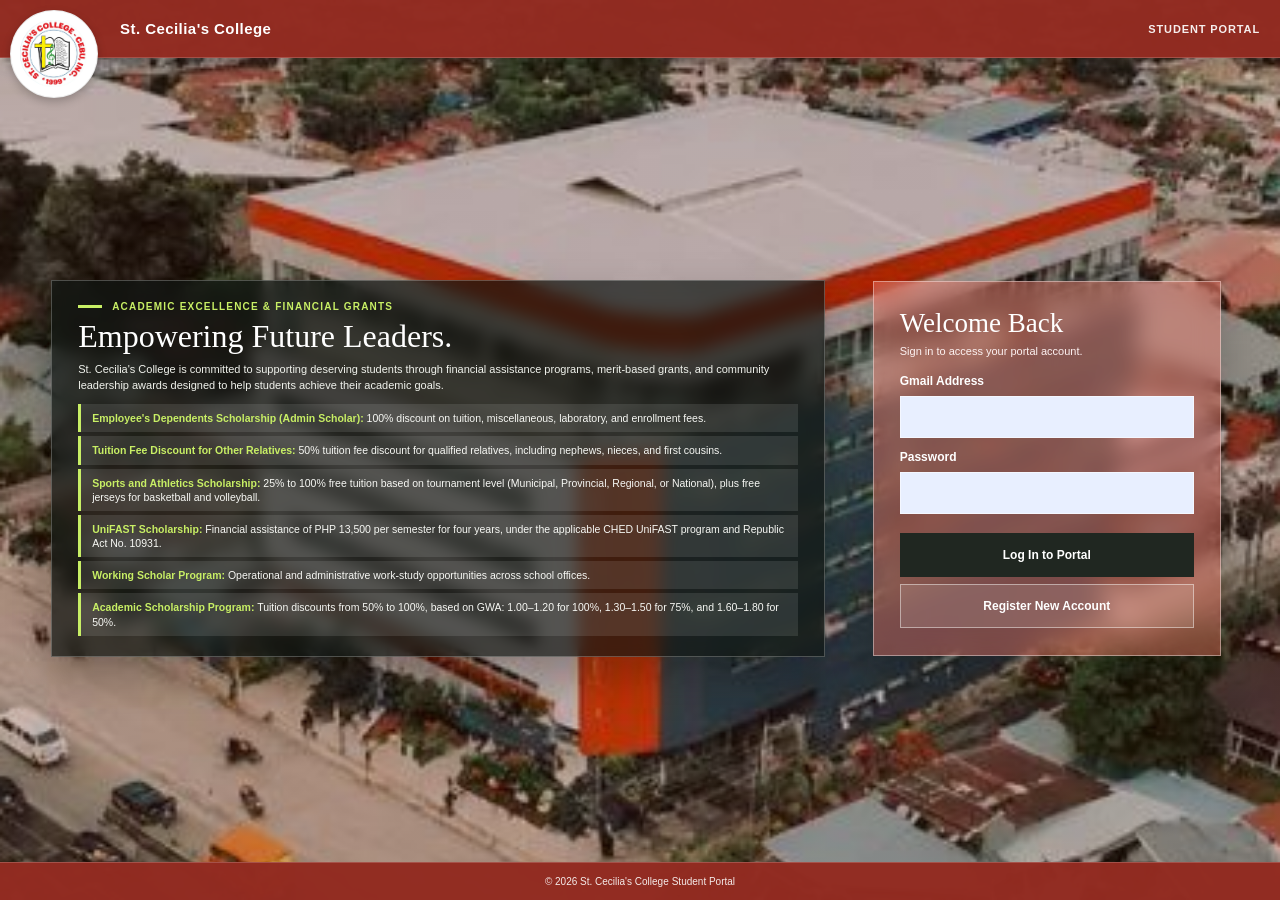
<file: HTML/Login&Signup_HTML/index.html>
<!DOCTYPE html>
<html lang="en">
<head>
  <meta charset="UTF-8">
  <meta name="viewport" content="width=device-width, initial-scale=1">

  <title>Portal Gateway | St. Cecilia's College</title>

  <link rel="stylesheet" href="/CSS/Style.CSS">

  <style>
    body:has(.page-shell) {
      width: 100%;
      min-height: 100vh;
      height: 100vh;
      display: flex;
      flex-direction: column;
      overflow: hidden;

      background:
        linear-gradient(
          rgba(70, 10, 5, 0.28),
          rgba(70, 10, 5, 0.28)
        ),
        url("/Images/Background.jpg") center / cover no-repeat;
    }

    .page-shell {
      width: 100%;
      max-width: 1500px;
      height: calc(
        100vh -
        var(--header-height) -
        var(--footer-height)
      );
      min-height: 0;
      margin: 0 auto;
      padding: 35px 4% 18px;

      display: grid;
      grid-template-columns:
        minmax(0, 1.7fr)
        minmax(300px, 0.8fr);
      align-items: center;
      column-gap: 40px;

      flex: 1 1 auto;
      overflow: hidden;
    }

    .left-spacer,
    .right-spacer {
      width: 100%;
      min-width: 0;
      min-height: 0;
      display: flex;
      align-items: center;
      justify-content: center;
    }

    .transparent-box {
      width: 100%;
      max-width: 850px;
      padding: 20px 26px;
      background: rgba(15, 20, 18, 0.70);
      border: 1px solid rgba(255, 255, 255, 0.24);
      backdrop-filter: blur(8px);
      -webkit-backdrop-filter: blur(8px);
      color: #fff;
      box-shadow: 0 18px 40px rgba(0, 0, 0, 0.25);
    }

    .transparent-box .eyebrow {
      display: flex;
      align-items: center;
      gap: 10px;
      margin: 0 0 7px;
      color: var(--green);
      font-size: 10px;
      font-weight: 700;
      letter-spacing: 0.12em;
      text-transform: uppercase;
      white-space: nowrap;
    }

    .transparent-box .eyebrow::before {
      content: "";
      width: 24px;
      height: 3px;
      flex-shrink: 0;
      background: var(--green);
    }

    .transparent-box h1 {
      margin: 0 0 8px;
      color: #fff;
      font-family: var(--serif);
      font-size: clamp(25px, 2.5vw, 34px);
      font-weight: 400;
      line-height: 1.1;
    }

    .transparent-box .intro {
      margin: 0 0 11px;
      color: #f1f3ed;
      font-size: 11px;
      line-height: 1.4;
    }

    .scholarship-list {
      width: 100%;
      margin: 0;
      padding: 0;
      display: flex;
      flex-direction: column;
      gap: 4px;
      list-style: none;
    }

    .scholarship-list li {
      width: 100%;
      padding: 7px 11px;
      background: rgba(255, 255, 255, 0.10);
      border-left: 3px solid var(--green);
      color: #f8f9f5;
      font-size: 10.5px;
      line-height: 1.35;
      overflow-wrap: anywhere;
    }

    .scholarship-list li strong {
      color: var(--green);
      font-weight: 700;
    }

    .right-spacer {
      padding: 8px;
    }

    .transparent-login-box {
      width: 100%;
      max-width: 350px;
      padding: 27px 26px;
      background: rgba(255, 115, 100, 0.38);
      border: 1px solid rgba(255, 255, 255, 0.40);
      backdrop-filter: blur(12px);
      -webkit-backdrop-filter: blur(12px);
      box-shadow: 0 20px 40px rgba(0, 0, 0, 0.22);
    }

    .login-card {
      width: 100%;
    }

    .login-card h2 {
      margin: 0 0 5px;
      color: #fff;
      font-family: var(--serif);
      font-size: 27px;
      font-weight: 400;
      line-height: 1.1;
    }

    .login-card > p:not(.form-message) {
      margin: 0 0 15px;
      color: #fdf2f2;
      font-size: 11px;
      line-height: 1.4;
    }

    .login-card .form-message {
      margin: 0 0 10px;
    }

    .login-card .form-message[hidden] {
      display: none;
    }

    .auth-form {
      display: flex;
      flex-direction: column;
      gap: 8px;
    }

    .auth-form label {
      color: #fff;
      font-size: 12px;
      font-weight: 700;
    }

    .auth-form input {
      width: 100%;
      min-width: 0;
      height: 42px;
      margin: 0 0 4px;
      padding: 0 12px;
      border: 1px solid rgba(255, 255, 255, 0.55);
      border-radius: 0;
      outline: none;
      background: #e8efff;
      color: #1c2636;
      font-family: inherit;
      font-size: 15px;
    }

    .auth-form input:focus {
      border-color: #fff;
      box-shadow: 0 0 0 2px rgba(255, 255, 255, 0.25);
    }

    .btn-login,
    .btn-register {
      width: 100%;
      min-height: 44px;
      margin-top: 7px;
      display: flex;
      align-items: center;
      justify-content: center;
      padding: 11px 14px;
      font-family: inherit;
      font-size: 12px;
      font-weight: 700;
      text-align: center;
      text-decoration: none;
      cursor: pointer;
    }

    .btn-login {
      border: 1px solid #202721;
      background: #202721;
      color: #fff;
    }

    .btn-login:hover {
      background: #303b32;
    }

    .btn-register {
      border: 1px solid rgba(255, 255, 255, 0.45);
      background: rgba(255, 255, 255, 0.12);
      color: #fff;
    }

    .btn-register:hover {
      background: rgba(255, 255, 255, 0.22);
    }

    .btn-login:focus-visible,
    .btn-register:focus-visible {
      outline: 2px solid #fff;
      outline-offset: 3px;
    }

    @media (max-width: 1100px) {
      .page-shell {
        grid-template-columns:
          minmax(0, 1.5fr)
          minmax(290px, 0.8fr);
        column-gap: 28px;
        padding-left: 3%;
        padding-right: 3%;
      }

      .transparent-box {
        padding: 18px 22px;
      }

      .transparent-login-box {
        max-width: 330px;
      }
    }

    @media (max-width: 900px) {
      body:has(.page-shell) {
        height: auto;
        min-height: 100vh;
        overflow-x: hidden;
        overflow-y: auto;
      }

      .page-shell {
        height: auto;
        min-height: calc(
          100vh -
          var(--header-height) -
          var(--footer-height)
        );
        grid-template-columns: 1fr;
        gap: 22px;
        padding: 42px 18px 25px;
        overflow: visible;
      }

      .transparent-box {
        max-width: 720px;
      }

      .transparent-login-box {
        max-width: 420px;
      }
    }

    @media (max-width: 600px) {
      .page-shell {
        min-height: auto;
        padding: 42px 12px 22px;
        gap: 18px;
      }

      .transparent-box {
        padding: 17px 15px;
      }

      .transparent-box h1 {
        font-size: 25px;
      }

      .transparent-box .intro {
        font-size: 11px;
      }

      .scholarship-list li {
        padding: 7px 9px;
        font-size: 10px;
      }

      .transparent-login-box {
        padding: 23px 20px;
      }

      .login-card h2 {
        font-size: 25px;
      }
    }

    @media (max-width: 380px) {
      .page-shell {
        padding-top: 40px;
      }

      .transparent-box h1 {
        font-size: 23px;
      }

      .transparent-login-box {
        padding: 20px 16px;
      }
    }
  </style>
</head>

<body>

  <header class="site-header">
    <div class="header-inner">
      <a href="/" class="site-brand">
        St. Cecilia's College
      </a>

      <span class="site-label">
        Student Portal
      </span>
    </div>
  </header>

  <main class="page-shell">

    <section class="left-spacer">
      <div class="transparent-box">

        <p class="eyebrow">
          Academic Excellence &amp; Financial Grants
        </p>

        <h1>Empowering Future Leaders.</h1>

        <p class="intro">
          St. Cecilia's College is committed to supporting
          deserving students through financial assistance
          programs, merit-based grants, and community
          leadership awards designed to help students
          achieve their academic goals.
        </p>

        <ul class="scholarship-list">
          <li>
            <strong>
              Employee's Dependents Scholarship (Admin Scholar):
            </strong>
            100% discount on tuition, miscellaneous,
            laboratory, and enrollment fees.
          </li>

          <li>
            <strong>
              Tuition Fee Discount for Other Relatives:
            </strong>
            50% tuition fee discount for qualified relatives,
            including nephews, nieces, and first cousins.
          </li>

          <li>
            <strong>
              Sports and Athletics Scholarship:
            </strong>
            25% to 100% free tuition based on tournament
            level (Municipal, Provincial, Regional, or
            National), plus free jerseys for basketball
            and volleyball.
          </li>

          <li>
            <strong>UniFAST Scholarship:</strong>
            Financial assistance of PHP 13,500 per semester
            for four years, under the applicable CHED
            UniFAST program and Republic Act No. 10931.
          </li>

          <li>
            <strong>Working Scholar Program:</strong>
            Operational and administrative work-study
            opportunities across school offices.
          </li>

          <li>
            <strong>Academic Scholarship Program:</strong>
            Tuition discounts from 50% to 100%, based on GWA:
            1.00–1.20 for 100%, 1.30–1.50 for 75%, and
            1.60–1.80 for 50%.
          </li>
        </ul>

      </div>
    </section>

    <aside class="right-spacer">
      <div class="transparent-login-box">
        <div class="login-card">

          <h2>Welcome Back</h2>

          <p>Sign in to access your portal account.</p>

          <p
            class="form-message"
            id="form-message"
            role="status"
            aria-live="polite"
            hidden>
          </p>

          <form
            class="auth-form"
            id="login-form"
            action="/login"
            method="post"
            autocomplete="off">

            <label for="username">Gmail Address</label>

<input
  id="username"
  name="username"
  type="text"
  maxlength="254"
  autocomplete="username"
  autocapitalize="none"
  spellcheck="false"
  required>

            <label for="password">Password</label>

            <input
              id="password"
              name="password"
              type="password"
              maxlength="256"
              autocomplete="new-password"
              required>

            <button class="btn-login" type="submit">
              Log In to Portal
            </button>
          </form>

          <a class="btn-register" href="/register">
            Register New Account
          </a>

        </div>
      </div>
    </aside>

  </main>

  <footer class="site-footer">
    <div class="footer-inner">
      <span>&copy; 2026 St. Cecilia's College</span>
      <span>Student Portal</span>
    </div>
  </footer>

  <script>
    "use strict";

    const loginForm = document.getElementById("login-form");
    const usernameInput = document.getElementById("username");
    const passwordInput = document.getElementById("password");
    const message = document.getElementById("form-message");

    /*
      Clear login fields whenever this page is displayed,
      including when the browser restores it from history.
    */
    function clearLoginFields() {
      usernameInput.value = "";
      passwordInput.value = "";
    }

    window.addEventListener("pageshow", function () {
      clearLoginFields();
    });

    /*
      Clear the password after the form has been submitted.
      The browser will still send the submitted value to /login.
    */
    loginForm.addEventListener("submit", function () {
      window.setTimeout(function () {
        passwordInput.value = "";
      }, 0);
    });

    /*
      Display login status messages from the server.
    */
    const params = new URLSearchParams(window.location.search);

    if (params.has("error")) {
      message.textContent =
        "The username or password is incorrect, or the account is not active.";
      message.hidden = false;
    } else if (params.has("registered")) {
      message.textContent =
        "Account created. You can now log in.";
      message.hidden = false;
    }
  </script>

</body>
</html>
</file>
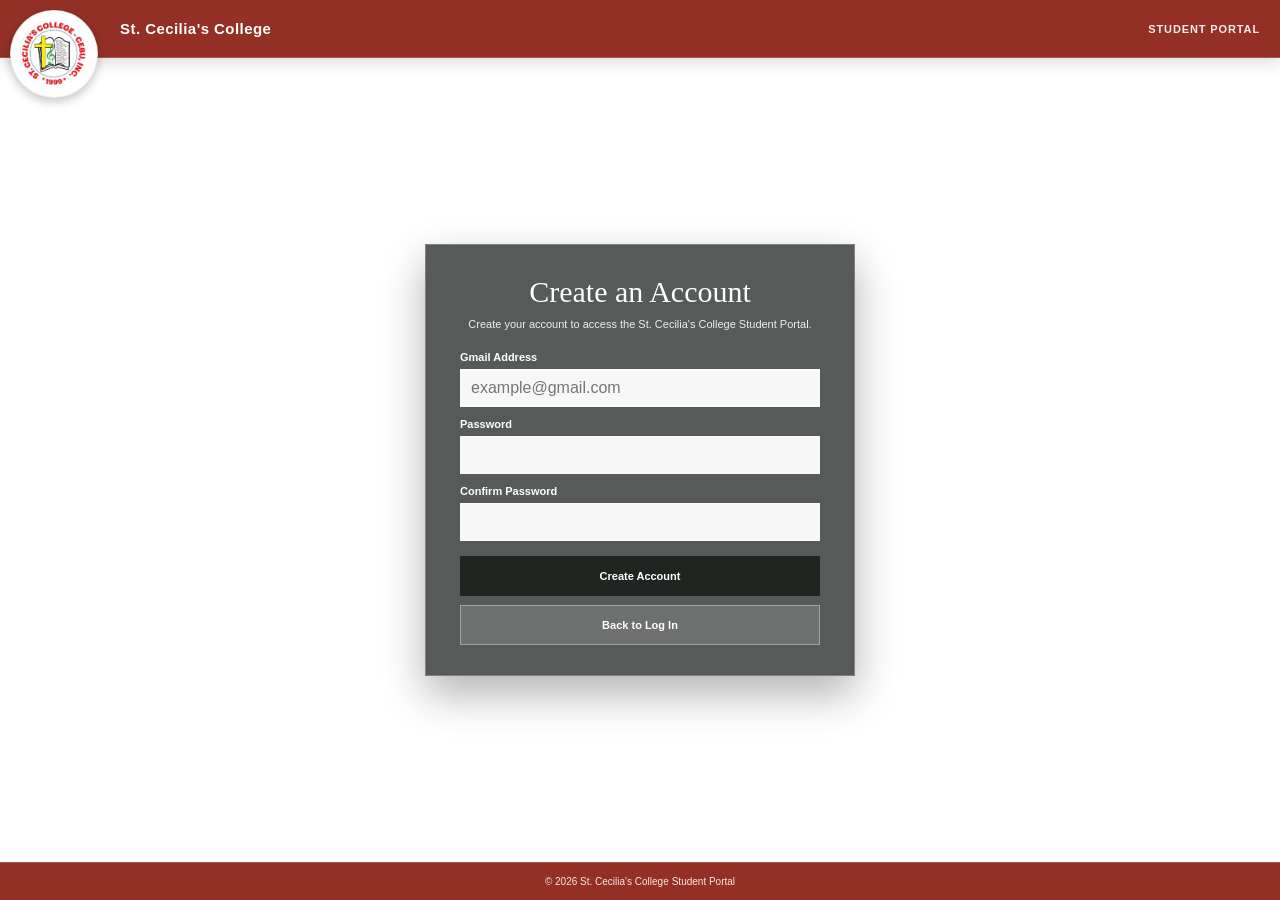
<file: HTML/Login&Signup_HTML/register.html>
<!doctype html>
<html lang="en">

<head>
  <meta charset="utf-8">
  <meta name="viewport" content="width=device-width, initial-scale=1">

  <title>Register | St. Cecilia's College</title>

  <link rel="stylesheet" href="/CSS/Style.CSS">

  <style>
    /* REGISTRATION SCREEN */
    body:has(.registration-page) {
      width: 100%;
      min-width: 320px;
      min-height: 100vh;
      height: 100vh;
      margin: 0;
      display: flex;
      flex-direction: column;
      overflow: hidden;
      background: #ffffff;
    }

    /* MAIN AREA */
    .registration-page {
      width: 100%;
      height: calc(
        100vh -
        var(--header-height) -
        var(--footer-height)
      );
      min-height: 0;
      flex: 1 1 auto;
      margin: 0;
      padding: 24px 20px;
      display: flex;
      align-items: center;
      justify-content: center;
      overflow: hidden;
    }

    /* REGISTRATION CARD */
    .registration-page .login-card {
      width: 100%;
      max-width: 430px;
      margin: 0;
      padding: 30px 34px;
      background: rgba(15, 20, 18, 0.70);
      border: 1px solid rgba(255, 255, 255, 0.24);
      backdrop-filter: blur(8px);
      -webkit-backdrop-filter: blur(8px);
      box-shadow: 0 18px 40px rgba(0, 0, 0, 0.30);
      color: #ffffff;
    }

    /* TITLE */
    .registration-page .login-card h1 {
      margin: 0 0 8px;
      color: #ffffff;
      font-family: var(--serif);
      font-size: 30px;
      font-weight: 400;
      line-height: 1.15;
      text-align: center;
    }

    /* DESCRIPTION */
    .registration-description {
      margin: 0 0 18px;
      color: rgba(255, 255, 255, 0.90);
      font-size: 11px;
      line-height: 1.45;
      text-align: center;
    }

    /* FORM */
    .registration-page .auth-form {
      width: 100%;
      display: flex;
      flex-direction: column;
      gap: 6px;
    }

    /* LABELS */
    .registration-page .auth-form label {
      color: #ffffff;
      font-size: 11px;
      font-weight: 600;
    }

    /* INPUTS */
    .registration-page .auth-form input {
      width: 100%;
      min-height: 38px;
      margin: 0 0 5px;
      padding: 8px 10px;
      border: 1px solid rgba(255, 255, 255, 0.40);
      border-radius: 0;
      background: rgba(255, 255, 255, 0.95);
      color: var(--ink);
      font: inherit;
      outline: none;
    }

    .registration-page .auth-form input:focus {
      border-color: #ffffff;
      box-shadow: 0 0 0 2px rgba(255, 255, 255, 0.18);
    }

    /* STATUS / ERROR MESSAGE */
    .registration-page .form-message {
      margin: 0 0 12px;
      padding: 8px 10px;
      border-left: 3px solid var(--green);
      background: rgba(192, 57, 43, 0.55);
      color: #ffffff;
      font-size: 11px;
      line-height: 1.35;
    }

    .registration-page .form-message[hidden] {
      display: none;
    }

    .registration-page .form-message.success {
      border-left-color: #42c78b;
      background: rgba(17, 134, 94, 0.65);
    }

    /* CREATE ACCOUNT BUTTON */
    .registration-page .btn-login {
      width: 100%;
      min-height: 40px;
      margin-top: 4px;
      padding: 9px;
      display: flex;
      align-items: center;
      justify-content: center;
      border: 0;
      background: var(--ink);
      color: #ffffff;
      font-size: 11px;
      font-weight: 600;
      cursor: pointer;
      transition: background-color 160ms ease, transform 160ms ease;
    }

    .registration-page .btn-login:hover {
      background: var(--primary-red);
      transform: translateY(-1px);
    }

    .registration-page .btn-login:disabled {
      opacity: 0.65;
      cursor: wait;
      transform: none;
    }

    /* BACK TO LOGIN */
    .registration-page .btn-register {
      width: 100%;
      min-height: 40px;
      margin-top: 9px;
      padding: 9px;
      display: flex;
      align-items: center;
      justify-content: center;
      background: rgba(255, 255, 255, 0.14);
      border: 1px solid rgba(255, 255, 255, 0.35);
      color: #ffffff;
      font-size: 11px;
      font-weight: 600;
      text-decoration: none;
      transition: background-color 160ms ease, transform 160ms ease;
    }

    .registration-page .btn-register:hover {
      background: rgba(255, 255, 255, 0.25);
      transform: translateY(-1px);
    }

    /* TABLET / SMALL SCREEN */
    @media (max-width: 600px) {
      body:has(.registration-page) {
        height: auto;
        min-height: 100vh;
        overflow-x: hidden;
        overflow-y: auto;
      }

      .registration-page {
        height: auto;
        min-height: calc(
          100vh -
          var(--header-height) -
          var(--footer-height)
        );
        padding: 20px 14px;
        overflow: visible;
      }

      .registration-page .login-card {
        max-width: 430px;
        padding: 26px 22px;
      }

      .registration-page .login-card h1 {
        font-size: 27px;
      }
    }

    /* VERY SMALL MOBILE */
    @media (max-width: 380px) {
      .registration-page {
        padding: 14px 10px;
      }

      .registration-page .login-card {
        padding: 23px 18px;
      }

      .registration-page .login-card h1 {
        font-size: 25px;
      }

      .registration-description {
        font-size: 10px;
      }
    }
  </style>
</head>

<body>

  <!-- HEADER -->
  <header class="site-header">
    <div class="header-inner">
      <a href="/" class="site-brand">
        St. Cecilia's College
      </a>

      <span class="site-label">
        Student Portal
      </span>
    </div>
  </header>

  <!-- REGISTRATION MAIN CONTENT -->
  <main class="registration-page">

    <section class="login-card">

      <h1>Create an Account</h1>

      <p class="registration-description">
        Create your account to access the
        St. Cecilia's College Student Portal.
      </p>

      <!-- STATUS / ERROR MESSAGE -->
      <p
        class="form-message"
        id="form-message"
        role="status"
        aria-live="polite"
        hidden
      ></p>

      <!-- REGISTRATION FORM -->
      <form
        class="auth-form"
        id="registration-form"
        action="/register"
        method="post"
      >

        <!-- GMAIL ADDRESS -->
        <label for="email">
          Gmail Address
        </label>

        <input
          id="email"
          name="email"
          type="email"
          maxlength="254"
          placeholder="example@gmail.com"
          autocomplete="email"
          required
        >

        <!-- PASSWORD -->
        <label for="password">
          Password
        </label>

        <input
          id="password"
          name="password"
          type="password"
          maxlength="256"
          autocomplete="new-password"
          required
        >

        <!-- CONFIRM PASSWORD -->
        <label for="confirm-password">
          Confirm Password
        </label>

        <input
          id="confirm-password"
          name="confirm_password"
          type="password"
          maxlength="256"
          autocomplete="new-password"
          required
        >

        <!-- CREATE ACCOUNT -->
        <button
          class="btn-login"
          id="create-account-button"
          type="submit"
        >
          Create Account
        </button>

      </form>

      <!-- BACK TO LOGIN -->
      <a class="btn-register" href="/">
        Back to Log In
      </a>

    </section>

  </main>

  <!-- FOOTER -->
  <footer class="site-footer">
    <div class="footer-inner">
      <span>
        &copy; 2026 St. Cecilia's College
      </span>

      <span>
        Student Portal
      </span>
    </div>
  </footer>

  <!-- REGISTRATION VALIDATION AND STATUS -->
  <script>
    "use strict";

    const params = new URLSearchParams(window.location.search);

    const message = document.getElementById("form-message");
    const registrationForm = document.getElementById("registration-form");
    const emailInput = document.getElementById("email");
    const passwordInput = document.getElementById("password");
    const confirmPasswordInput = document.getElementById("confirm-password");
    const createAccountButton = document.getElementById("create-account-button");

    function showMessage(text, isSuccess = false) {
      message.textContent = text;
      message.classList.toggle("success", isSuccess);
      message.hidden = false;
    }

    /* DISPLAY SERVER RESPONSE */
    if (params.get("error") === "exists") {
      showMessage("This Gmail address is already registered.");
    } else if (params.get("error") === "invalid") {
      showMessage("Please check your Gmail address and make sure both passwords match.");
    } else if (params.get("registered") === "1") {
      showMessage("Your account was created successfully. You can now log in.", true);
    } else if (params.has("error")) {
      showMessage("Registration failed. Please check your details and try again.");
    }

    /* VALIDATE GMAIL AND PASSWORD MATCHING */
    registrationForm.addEventListener("submit", function (event) {
      const email = emailInput.value.trim().toLowerCase();
      const password = passwordInput.value;
      const confirmation = confirmPasswordInput.value;

      emailInput.value = email;

      if (!/^[a-zA-Z0-9._%+-]+@gmail\.com$/i.test(email)) {
        event.preventDefault();
        showMessage("Please enter a valid Gmail address ending in @gmail.com.");
        emailInput.focus();
        return;
      }

      if (!password.trim()) {
        event.preventDefault();
        showMessage("Please enter a password.");
        passwordInput.focus();
        return;
      }

      if (password !== confirmation) {
        event.preventDefault();
        showMessage("The passwords do not match. Please try again.");
        confirmPasswordInput.focus();
        return;
      }

      createAccountButton.disabled = true;
      createAccountButton.textContent = "Creating Account...";
    });
  </script>

</body>
</html>
</file>
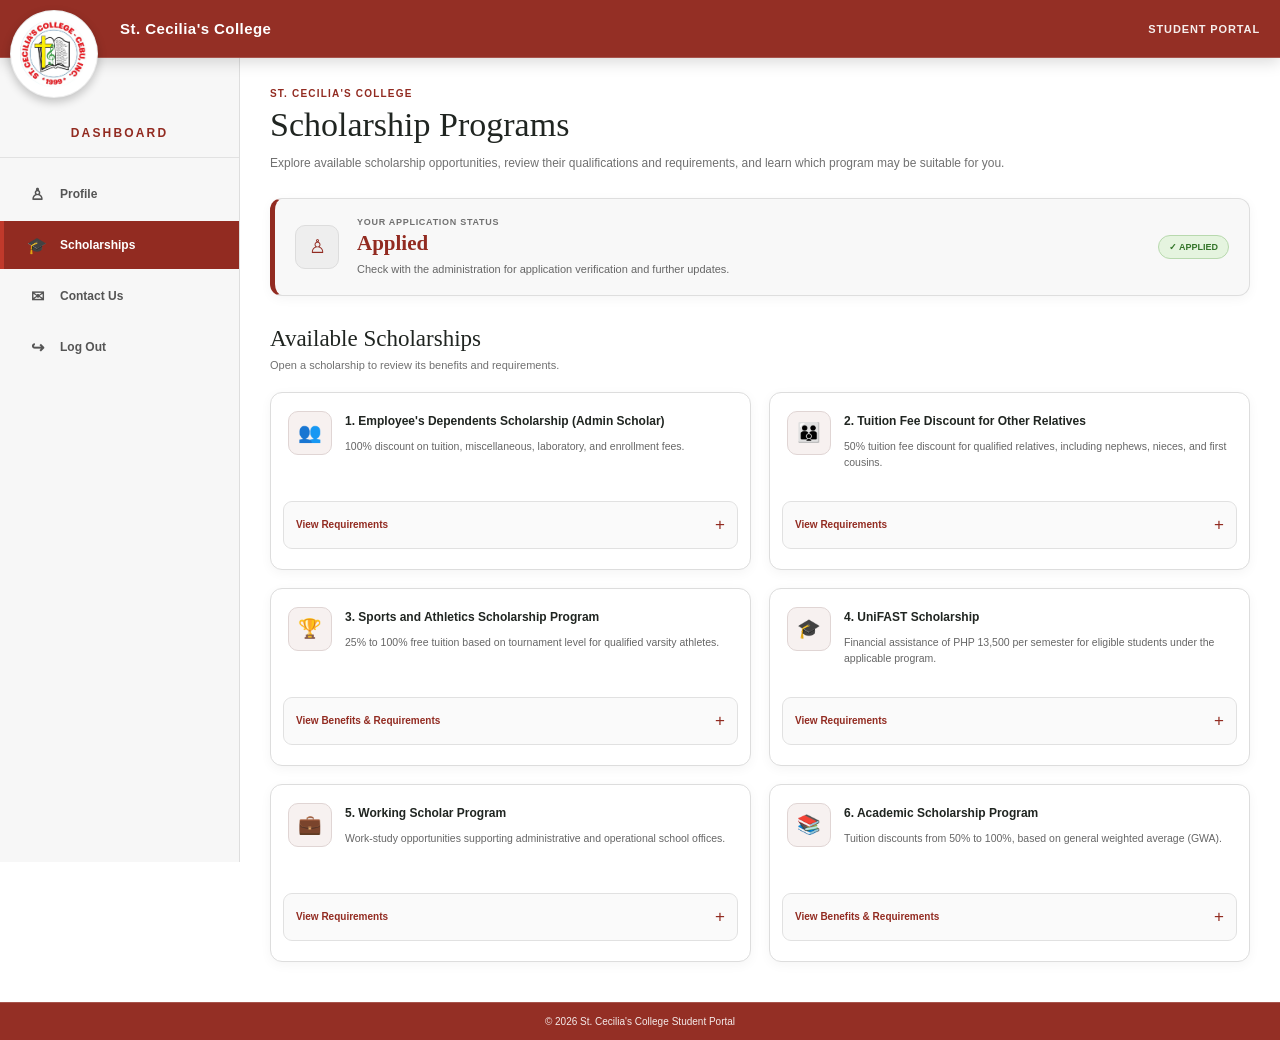
<file: HTML/Normal_User_HTML/landuser.html>
<!DOCTYPE html>
<html lang="en">
<head>
  <meta charset="UTF-8">
  <meta name="viewport" content="width=device-width, initial-scale=1.0">
  <title>Scholarships | St. Cecilia's College</title>

  <link rel="stylesheet" href="/CSS/Style.CSS">

  <style>
    :root {
      --sidebar-width: 240px;
      --portal-maroon: #922b21;
      --portal-red: #c0392b;
      --portal-text: #202521;
      --portal-muted: #707070;
      --portal-border: #dedede;
      --portal-soft: #f7f7f7;
      --card-gap: 18px;
    }

    * {
      box-sizing: border-box;
    }

    html {
      min-height: 100%;
      scroll-behavior: smooth;
    }

    body.portal-page {
      min-height: 100vh;
      margin: 0;
      display: flex;
      flex-direction: column;
      overflow-x: hidden;
      background: #fff;
      color: var(--portal-text);
      font-family: var(--sans);
    }

    /* HEADER */

    .site-header {
      position: sticky;
      top: 0;
      z-index: 1100;
      flex-shrink: 0;
    }

    /* PAGE LAYOUT */

    .portal-layout {
      flex: 1;
      min-height: calc(
        100vh - var(--header-height) - var(--footer-height)
      );
    }

    /* SIDEBAR */

    .portal-sidebar {
      position: fixed;
      top: var(--header-height);
      bottom: var(--footer-height);
      left: 0;
      z-index: 900;
      width: var(--sidebar-width);
      padding-bottom: 24px;
      background: var(--portal-soft);
      border-right: 1px solid var(--portal-border);
      overflow-x: hidden;
      overflow-y: auto;
    }

    .sidebar-heading {
      margin-top: 46px;
      padding: 22px 12px 17px;
      color: var(--portal-maroon);
      font-family: var(--sans);
      font-size: 12px;
      font-weight: 800;
      letter-spacing: 0.18em;
      text-align: center;
      text-transform: uppercase;
      border-bottom: 1px solid #e2e2e2;
    }

    .sidebar-nav {
      display: flex;
      flex-direction: column;
      gap: 3px;
      width: 100%;
      padding-top: 12px;
    }

    .sidebar-link {
      display: flex;
      align-items: center;
      gap: 12px;
      width: 100%;
      min-height: 48px;
      padding: 12px 22px;
      background: transparent;
      color: #555;
      border: 0;
      border-left: 4px solid transparent;
      font-family: var(--sans);
      font-size: 12px;
      font-weight: 600;
      text-align: left;
      text-decoration: none;
      cursor: pointer;
      transition: background-color 160ms ease, color 160ms ease;
    }

    .sidebar-link:hover {
      background: #ececec;
      color: var(--portal-maroon);
    }

    .sidebar-link.active {
      background: var(--portal-maroon);
      border-left-color: var(--portal-red);
      color: #fff;
    }

    .sidebar-icon {
      width: 22px;
      flex-shrink: 0;
      text-align: center;
      font-size: 16px;
    }

    .sidebar-nav form {
      width: 100%;
      margin: 0;
    }

    /* MAIN CONTENT */

    .portal-main {
      min-width: 0;
      margin-left: var(--sidebar-width);
      padding: 30px 30px 40px;
    }

    .content-container {
      width: 100%;
      max-width: 1100px;
      margin: 0 auto;
    }

    .page-eyebrow {
      margin: 0 0 6px;
      color: var(--portal-maroon);
      font-size: 10px;
      font-weight: 700;
      letter-spacing: 0.12em;
      text-transform: uppercase;
    }

    .page-title {
      margin: 0;
      color: var(--portal-text);
      font-family: var(--serif);
      font-size: clamp(26px, 3vw, 34px);
      font-weight: 400;
      line-height: 1.2;
    }

    .page-description {
      max-width: 760px;
      margin: 8px 0 24px;
      color: var(--portal-muted);
      font-size: 12px;
      line-height: 1.65;
    }

    /* APPLICATION STATUS */

    .application-status {
      display: flex;
      align-items: center;
      gap: 18px;
      width: 100%;
      margin-bottom: 30px;
      padding: 18px 20px;
      background: #f8f8f8;
      border: 1px solid var(--portal-border);
      border-left: 5px solid var(--portal-maroon);
      border-radius: 12px;
      box-shadow: 0 3px 12px rgba(0, 0, 0, 0.045);
    }

    .status-icon {
      display: flex;
      align-items: center;
      justify-content: center;
      width: 44px;
      height: 44px;
      flex-shrink: 0;
      border: 1px solid #ddd;
      border-radius: 10px;
      background: #eee;
      color: var(--portal-maroon);
      font-size: 19px;
    }

    .status-copy {
      flex: 1;
      min-width: 0;
    }

    .status-label {
      margin: 0 0 4px;
      color: var(--portal-muted);
      font-size: 9px;
      font-weight: 700;
      letter-spacing: 0.08em;
      text-transform: uppercase;
    }

    .status-value {
      margin: 0;
      color: var(--portal-maroon);
      font-family: var(--serif);
      font-size: 21px;
      font-weight: 700;
    }

    .status-message {
      margin: 5px 0 0;
      color: #666;
      font-size: 11px;
      line-height: 1.5;
    }

    .status-badge {
      flex-shrink: 0;
      padding: 6px 10px;
      border: 1px solid #b8d9ae;
      border-radius: 20px;
      background: #e5f4df;
      color: #34752a;
      font-size: 9px;
      font-weight: 700;
      white-space: nowrap;
    }

    /* SCHOLARSHIP SECTION */

    .section-heading {
      margin: 0 0 5px;
      font-family: var(--serif);
      font-size: 23px;
      font-weight: 400;
    }

    .section-description {
      margin: 0 0 18px;
      color: var(--portal-muted);
      font-size: 11px;
      line-height: 1.5;
    }

    /* SCHOLARSHIP GRID */

    .scholarship-grid {
      display: grid;
      grid-template-columns: repeat(2, minmax(0, 1fr));
      gap: var(--card-gap);
      width: 100%;
      align-items: stretch;
    }

    .scholarship-card {
      display: flex;
      flex-direction: column;
      align-self: stretch;
      width: 100%;
      min-width: 0;
      min-height: 178px;
      height: 100%;
      background: #fff;
      border: 1px solid #ddd;
      border-radius: 12px;
      box-shadow: 0 3px 12px rgba(0, 0, 0, 0.045);
      overflow: hidden;
      transition: border-color 160ms ease, box-shadow 160ms ease;
    }

    .scholarship-card:hover {
      border-color: #cdb4b1;
      box-shadow: 0 6px 18px rgba(0, 0, 0, 0.07);
    }

    .scholarship-card-top {
      display: flex;
      align-items: flex-start;
      gap: 13px;
      flex: 0 0 auto;
      min-width: 0;
      height: 108px;
      padding: 18px 17px;
      overflow: hidden;
    }

    .scholarship-icon {
      display: flex;
      align-items: center;
      justify-content: center;
      width: 44px;
      height: 44px;
      flex-shrink: 0;
      border: 1px solid #e0d5d4;
      border-radius: 10px;
      background: #f7f1f0;
      color: var(--portal-maroon);
      font-size: 19px;
    }

    .scholarship-card-main {
      flex: 1;
      min-width: 0;
    }

    .scholarship-card h3 {
      margin: 1px 0 8px;
      color: var(--portal-text);
      font-size: 12px;
      font-weight: 700;
      line-height: 1.5;
      overflow-wrap: anywhere;
    }

    .scholarship-benefit {
      margin: 0;
      color: #666;
      font-size: 10.5px;
      line-height: 1.6;
      overflow-wrap: anywhere;
    }

    /* REQUIREMENTS */

    .requirements {
      display: block;
      flex: 0 0 auto;
      width: auto;
      margin: 0 12px 12px;
      border: 1px solid #e1e1e1;
      border-radius: 9px;
      background: #fafafa;
      overflow: hidden;
    }

    .requirements summary {
      display: flex;
      align-items: center;
      justify-content: space-between;
      gap: 10px;
      min-height: 46px;
      padding: 12px;
      color: var(--portal-maroon);
      font-size: 10px;
      font-weight: 700;
      cursor: pointer;
      list-style: none;
      user-select: none;
    }

    .requirements summary::-webkit-details-marker {
      display: none;
    }

    .requirements summary::after {
      content: "+";
      flex-shrink: 0;
      font-size: 17px;
      font-weight: 400;
    }

    .requirements[open] summary::after {
      content: "−";
    }

    .requirements[open] {
      border-color: #d8c0bd;
    }

    .requirements-content {
      padding: 0 12px 13px;
      color: #555;
      font-size: 10px;
      line-height: 1.6;
    }

    .requirements-content p {
      margin: 0 0 7px;
    }

    .requirements-content ul {
      margin: 5px 0 12px;
      padding-left: 18px;
    }

    .requirements-content li {
      margin-bottom: 5px;
    }

    .requirements-content strong {
      color: #333;
    }

    /* APPLY BUTTON */

    .apply-button {
      width: 100%;
      min-height: 38px;
      padding: 10px 12px;
      border: 0;
      border-radius: 7px;
      background: var(--portal-text);
      color: #fff;
      font-family: var(--sans);
      font-size: 10px;
      font-weight: 600;
      cursor: pointer;
    }

    .apply-button:hover {
      background: var(--portal-maroon);
    }

    /* FOOTER */

    .site-footer {
      position: relative;
      z-index: 1000;
      flex-shrink: 0;
    }

    /* =====================================================
       LOGOUT CONFIRMATION MODAL
       ===================================================== */

    .logout-overlay {
      position: fixed;
      inset: 0;
      z-index: 9999;

      display: flex;
      align-items: center;
      justify-content: center;

      padding: 20px;

      background: rgba(20, 25, 22, 0.65);
      backdrop-filter: blur(4px);
    }

    .logout-overlay[hidden] {
      display: none;
    }

    .logout-modal {
      width: 100%;
      max-width: 380px;
      padding: 30px 26px 24px;

      background: #fff;
      color: var(--portal-text);

      border: 1px solid rgba(146, 43, 33, 0.15);
      border-radius: 12px;

      box-shadow: 0 24px 70px rgba(0, 0, 0, 0.28);
      text-align: center;

      animation: logout-modal-enter 200ms ease-out;
    }

    .logout-icon {
      width: 58px;
      height: 58px;
      margin: 0 auto 18px;

      display: flex;
      align-items: center;
      justify-content: center;

      border-radius: 50%;
      background: rgba(192, 57, 43, 0.10);
      color: var(--portal-red);
    }

    .logout-icon svg {
      width: 28px;
      height: 28px;
      display: block;
      fill: none;
      stroke: currentColor;
      stroke-width: 1.8;
      stroke-linecap: round;
      stroke-linejoin: round;
    }

    .logout-title {
      margin: 0 0 10px;
      color: var(--portal-text);
      font-family: var(--sans);
      font-size: 21px;
      font-weight: 750;
      line-height: 1.3;
    }

    .logout-description {
      max-width: 290px;
      margin: 0 auto 25px;
      color: #68716b;
      font-size: 13px;
      line-height: 1.65;
    }

    .logout-actions {
      display: flex;
      align-items: center;
      gap: 10px;
    }

    .logout-btn {
      flex: 1;
      min-width: 0;
      min-height: 42px;
      display: inline-flex;
      align-items: center;
      justify-content: center;
      padding: 10px 14px;

      border: 1px solid transparent;
      border-radius: 6px;

      font-family: var(--sans);
      font-size: 12px;
      font-weight: 700;
      cursor: pointer;

      transition:
        background-color 160ms ease,
        border-color 160ms ease,
        transform 160ms ease;
    }

    .logout-btn-cancel {
      background: #f3f5f3;
      color: #343b36;
      border-color: #e1e5e1;
    }

    .logout-btn-cancel:hover {
      background: #e8ece8;
      border-color: #cbd2cc;
    }

    .logout-btn-confirm {
      background: var(--portal-red);
      color: #fff;
    }

    .logout-btn-confirm:hover {
      background: var(--portal-maroon);
      transform: translateY(-1px);
    }

    .logout-btn:disabled {
      opacity: 0.65;
      cursor: wait;
      transform: none;
    }

    .logout-btn:focus-visible {
      outline: 3px solid #c8ef65;
      outline-offset: 3px;
    }

    @keyframes logout-modal-enter {
      from {
        opacity: 0;
        transform: translateY(10px) scale(0.98);
      }

      to {
        opacity: 1;
        transform: translateY(0) scale(1);
      }
    }

    /* TABLET */

    @media (max-width: 950px) {
      :root {
        --sidebar-width: 200px;
      }

      .portal-main {
        padding: 25px 22px 35px;
      }

      .scholarship-grid {
        gap: 14px;
      }

      .scholarship-card-top {
        padding: 15px 13px;
      }

      .sidebar-heading {
        margin-top: 35px;
      }
    }

    /* MOBILE NAVIGATION */

    @media (max-width: 650px) {
      .site-header {
        position: relative;
      }

      .portal-layout {
        min-height: 0;
      }

      .portal-sidebar {
        position: sticky;
        top: 0;
        bottom: auto;
        z-index: 800;
        width: 100%;
        height: auto;
        padding: 0;
        border-right: 0;
        border-bottom: 1px solid var(--portal-border);
        overflow-x: auto;
        overflow-y: hidden;
      }

      .sidebar-heading {
        margin-top: 0;
        padding: 13px 12px 11px;
        font-size: 11px;
        text-align: left;
        letter-spacing: 0.15em;
      }

      .sidebar-nav {
        width: max-content;
        min-width: 100%;
        flex-direction: row;
        gap: 0;
        padding-top: 0;
      }

      .sidebar-nav form {
        width: auto;
        flex-shrink: 0;
      }

      .sidebar-link {
        width: auto;
        min-width: 108px;
        min-height: 46px;
        padding: 10px 13px;
        justify-content: center;
        white-space: nowrap;
        border-left: 0;
        border-bottom: 3px solid transparent;
      }

      .sidebar-link.active {
        border-bottom-color: var(--portal-red);
      }

      .portal-main {
        margin-left: 0;
        padding: 22px 15px 30px;
      }

      .application-status {
        align-items: flex-start;
        flex-wrap: wrap;
        gap: 12px;
        padding: 15px;
      }

      .status-copy {
        flex-basis: calc(100% - 60px);
      }

      .status-badge {
        margin-left: 56px;
      }
    }

    /* SMALL MOBILE */

    @media (max-width: 520px) {
      .scholarship-grid {
        grid-template-columns: minmax(0, 1fr);
        gap: 14px;
        align-items: stretch;
      }

      .scholarship-card {
        height: auto;
        min-height: 0;
      }

      .scholarship-card-top {
        height: auto;
        min-height: 88px;
        padding: 16px 14px;
        overflow: visible;
      }

      .requirements {
        margin: 0 10px 10px;
      }

      .portal-main {
        padding: 20px 13px 28px;
      }

      .page-title {
        font-size: 27px;
      }

      .logout-modal {
        max-width: 340px;
        padding: 26px 20px 20px;
      }

      .logout-title {
        font-size: 19px;
      }

      .logout-description {
        font-size: 12px;
      }

      .logout-actions {
        gap: 8px;
      }

      .logout-btn {
        padding: 10px 8px;
        font-size: 11px;
      }
    }

    @media (max-width: 380px) {
      .portal-main {
        padding: 18px 10px 25px;
      }

      .scholarship-card h3 {
        font-size: 11.5px;
      }

      .scholarship-benefit {
        font-size: 10px;
      }
    }

    @media (prefers-reduced-motion: reduce) {
      .logout-modal,
      .logout-btn {
        animation: none;
        transition: none;
      }
    }
  </style>
</head>

<body class="portal-page">

  <!-- HEADER -->
  <header class="site-header">
    <div class="header-inner">
      <a href="/" class="site-brand">St. Cecilia's College</a>
      <span class="site-label">Student Portal</span>
    </div>
  </header>

  <div class="portal-layout">

    <!-- SIDEBAR -->
    <aside class="portal-sidebar" aria-label="Student navigation">
      <div class="sidebar-heading">Dashboard</div>

      <nav class="sidebar-nav">
        <a href="/profile" class="sidebar-link">
          <span class="sidebar-icon" aria-hidden="true">♙</span>
          <span>Profile</span>
        </a>

        <a href="/landuser" class="sidebar-link active"
           aria-current="page">
          <span class="sidebar-icon" aria-hidden="true">🎓</span>
          <span>Scholarships</span>
        </a>

        <a href="/contact-us" class="sidebar-link">
          <span class="sidebar-icon" aria-hidden="true">✉</span>
          <span>Contact Us</span>
        </a>

        <!-- LOGOUT BUTTON -->
        <form action="/logout" method="post" id="logoutForm">
          <button
            type="button"
            class="sidebar-link"
            id="openLogoutConfirmation"
          >
            <span class="sidebar-icon" aria-hidden="true">↪</span>
            <span>Log Out</span>
          </button>
        </form>
      </nav>
    </aside>

    <!-- MAIN CONTENT -->
    <main class="portal-main">
      <div class="content-container">

        <p class="page-eyebrow">St. Cecilia's College</p>
        <h1 class="page-title">Scholarship Programs</h1>

        <p class="page-description">
          Explore available scholarship opportunities, review their
          qualifications and requirements, and learn which program
          may be suitable for you.
        </p>

        <!-- APPLICATION STATUS -->
        <section class="application-status"
                 aria-label="Application status">
          <div class="status-icon" aria-hidden="true">♙</div>

          <div class="status-copy">
            <p class="status-label">Your Application Status</p>
            <p class="status-value">Applied</p>
            <p class="status-message">
              Check with the administration for application verification
              and further updates.
            </p>
          </div>

          <span class="status-badge">✓ APPLIED</span>
        </section>

        <!-- SCHOLARSHIPS -->
        <section aria-labelledby="available-scholarships">
          <h2 class="section-heading" id="available-scholarships">
            Available Scholarships
          </h2>

          <p class="section-description">
            Open a scholarship to review its benefits and requirements.
          </p>

          <div class="scholarship-grid">

            <!-- 1. EMPLOYEE DEPENDENTS -->
            <article class="scholarship-card">
              <div class="scholarship-card-top">
                <div class="scholarship-icon" aria-hidden="true">👥</div>

                <div class="scholarship-card-main">
                  <h3>
                    1. Employee's Dependents Scholarship (Admin Scholar)
                  </h3>
                  <p class="scholarship-benefit">
                    100% discount on tuition, miscellaneous, laboratory,
                    and enrollment fees.
                  </p>
                </div>
              </div>

              <details class="requirements">
                <summary>View Requirements</summary>

                <div class="requirements-content">
                  <p><strong>Qualifications</strong></p>
                  <ul>
                    <li>
                      Must be an eligible dependent under the institution's
                      scholarship policy.
                    </li>
                    <li>
                      Eligible relationships and the maximum number of
                      dependents are subject to employee policy.
                    </li>
                    <li>
                      The required employee service period must be verified
                      with the administration.
                    </li>
                    <li>
                      Subject to applicable institutional policies and
                      official memoranda.
                    </li>
                  </ul>

                  <button class="apply-button" type="button"
                    onclick="showApplyMessage('Employee Dependents Scholarship')">
                    Apply for Scholarship
                  </button>
                </div>
              </details>
            </article>

            <!-- 2. OTHER RELATIVES -->
            <article class="scholarship-card">
              <div class="scholarship-card-top">
                <div class="scholarship-icon" aria-hidden="true">👪</div>

                <div class="scholarship-card-main">
                  <h3>2. Tuition Fee Discount for Other Relatives</h3>
                  <p class="scholarship-benefit">
                    50% tuition fee discount for qualified relatives,
                    including nephews, nieces, and first cousins.
                  </p>
                </div>
              </div>

              <details class="requirements">
                <summary>View Requirements</summary>

                <div class="requirements-content">
                  <p><strong>Qualifications</strong></p>
                  <ul>
                    <li>
                      Must meet the school's approved relationship
                      requirements.
                    </li>
                    <li>
                      The employee's length of regular service must
                      be verified.
                    </li>
                    <li>
                      Eligibility and supporting documents are subject
                      to administrative review.
                    </li>
                  </ul>

                  <button class="apply-button" type="button"
                    onclick="showApplyMessage('Tuition Fee Discount for Other Relatives')">
                    Apply for Scholarship
                  </button>
                </div>
              </details>
            </article>

            <!-- 3. SPORTS AND ATHLETICS -->
            <article class="scholarship-card">
              <div class="scholarship-card-top">
                <div class="scholarship-icon" aria-hidden="true">🏆</div>

                <div class="scholarship-card-main">
                  <h3>3. Sports and Athletics Scholarship Program</h3>
                  <p class="scholarship-benefit">
                    25% to 100% free tuition based on tournament level
                    for qualified varsity athletes.
                  </p>
                </div>
              </div>

              <details class="requirements">
                <summary>View Benefits &amp; Requirements</summary>

                <div class="requirements-content">
                  <p><strong>Benefits by tournament level</strong></p>
                  <ul>
                    <li>National level — 100% free tuition.</li>
                    <li>Regional level — 75% free tuition.</li>
                    <li>Provincial level — 50% free tuition.</li>
                    <li>Municipal or selected players — 25% free tuition.</li>
                  </ul>

                  <p><strong>General requirements</strong></p>
                  <ul>
                    <li>Must be a bona fide student of the college.</li>
                    <li>Must attend scheduled practices and team activities.</li>
                    <li>Must remain an active varsity member.</li>
                    <li>
                      Must meet the required academic standing and
                      conduct rules.
                    </li>
                  </ul>

                  <button class="apply-button" type="button"
                    onclick="showApplyMessage('Sports and Athletics Scholarship')">
                    Apply for Scholarship
                  </button>
                </div>
              </details>
            </article>

            <!-- 4. UNIFAST -->
            <article class="scholarship-card">
              <div class="scholarship-card-top">
                <div class="scholarship-icon" aria-hidden="true">🎓</div>

                <div class="scholarship-card-main">
                  <h3>4. UniFAST Scholarship</h3>
                  <p class="scholarship-benefit">
                    Financial assistance of PHP 13,500 per semester
                    for eligible students under the applicable program.
                  </p>
                </div>
              </div>

              <details class="requirements">
                <summary>View Requirements</summary>

                <div class="requirements-content">
                  <p><strong>Potential supporting documents</strong></p>
                  <ul>
                    <li>Report card or Form 138, as applicable.</li>
                    <li>Certificate of Good Moral Character.</li>
                    <li>Required ID photographs.</li>
                    <li>
                      Birth certificate and other identity documents,
                      as required.
                    </li>
                    <li>
                      Transferees may need a transcript of records
                      and honorable dismissal.
                    </li>
                    <li>
                      Additional income or program-specific documents
                      may be required.
                    </li>
                  </ul>

                  <p>
                    Confirm current eligibility rules and the document
                    checklist with the scholarship office.
                  </p>

                  <button class="apply-button" type="button"
                    onclick="showApplyMessage('UniFAST Scholarship')">
                    Apply for Scholarship
                  </button>
                </div>
              </details>
            </article>

            <!-- 5. WORKING SCHOLAR -->
            <article class="scholarship-card">
              <div class="scholarship-card-top">
                <div class="scholarship-icon" aria-hidden="true">💼</div>

                <div class="scholarship-card-main">
                  <h3>5. Working Scholar Program</h3>
                  <p class="scholarship-benefit">
                    Work-study opportunities supporting administrative
                    and operational school offices.
                  </p>
                </div>
              </div>

              <details class="requirements">
                <summary>View Requirements</summary>

                <div class="requirements-content">
                  <p><strong>General requirements</strong></p>
                  <ul>
                    <li>Must follow institutional rules and regulations.</li>
                    <li>Must meet the required general weighted average.</li>
                    <li>Must satisfy grade and attendance requirements.</li>
                    <li>
                      Must demonstrate good moral character and
                      commitment to assigned duties.
                    </li>
                  </ul>

                  <p><strong>Documents that may be requested</strong></p>
                  <ul>
                    <li>Scholarship application form and school ID.</li>
                    <li>Recent ID photograph.</li>
                    <li>Previous grades or report card.</li>
                    <li>
                      Study load and additional documents requested
                      by the office.
                    </li>
                  </ul>

                  <button class="apply-button" type="button"
                    onclick="showApplyMessage('Working Scholar Program')">
                    Apply for Scholarship
                  </button>
                </div>
              </details>
            </article>

            <!-- 6. ACADEMIC SCHOLARSHIP -->
            <article class="scholarship-card">
              <div class="scholarship-card-top">
                <div class="scholarship-icon" aria-hidden="true">📚</div>

                <div class="scholarship-card-main">
                  <h3>6. Academic Scholarship Program</h3>
                  <p class="scholarship-benefit">
                    Tuition discounts from 50% to 100%, based on
                    general weighted average (GWA).
                  </p>
                </div>
              </div>

              <details class="requirements">
                <summary>View Benefits &amp; Requirements</summary>

                <div class="requirements-content">
                  <p><strong>GWA-based benefits</strong></p>
                  <ul>
                    <li>GWA 1.00–1.20 — 100% tuition discount.</li>
                    <li>GWA 1.30–1.50 — 75% tuition discount.</li>
                    <li>GWA 1.60–1.80 — 50% tuition discount.</li>
                  </ul>

                  <p><strong>General requirements</strong></p>
                  <ul>
                    <li>
                      Must meet the GWA requirement for the selected
                      category.
                    </li>
                    <li>Must satisfy the school's grade requirements.</li>
                    <li>
                      Must maintain the required academic load and
                      enrollment status.
                    </li>
                    <li>
                      Renewal depends on the institution's current
                      scholarship policies.
                    </li>
                  </ul>

                  <button class="apply-button" type="button"
                    onclick="showApplyMessage('Academic Scholarship Program')">
                    Apply for Scholarship
                  </button>
                </div>
              </details>
            </article>

          </div>
        </section>
      </div>
    </main>
  </div>

  <!-- LOGOUT CONFIRMATION MODAL -->
  <div
    class="logout-overlay"
    id="logoutConfirmation"
    role="dialog"
    aria-modal="true"
    aria-labelledby="logoutTitle"
    aria-describedby="logoutDescription"
    hidden
  >
    <div class="logout-modal">

      <div class="logout-icon" aria-hidden="true">
        <svg viewBox="0 0 24 24">
          <path d="M10 17l5-5-5-5"></path>
          <path d="M15 12H3"></path>
          <path d="M12 3h5a2 2 0 0 1 2 2v14a2 2 0 0 1-2 2h-5"></path>
        </svg>
      </div>

      <h2 class="logout-title" id="logoutTitle">
        Confirm Logout
      </h2>

      <p class="logout-description" id="logoutDescription">
        Are you sure you want to log out of your account?
        You may need to sign in again to continue.
      </p>

      <div class="logout-actions">
        <button
          type="button"
          class="logout-btn logout-btn-cancel"
          id="cancelLogout"
        >
          Cancel
        </button>

        <button
          type="button"
          class="logout-btn logout-btn-confirm"
          id="confirmLogout"
        >
          Yes, Log Out
        </button>
      </div>

    </div>
  </div>

  <!-- FOOTER -->
  <footer class="site-footer">
    <div class="footer-inner">
      <span>&copy; 2026 St. Cecilia's College</span>
      <span>Student Portal</span>
    </div>
  </footer>

  <script>
    // EXISTING SCHOLARSHIP APPLICATION FUNCTION
    function showApplyMessage(scholarshipName) {
      alert(
        "You selected: " + scholarshipName +
        "\n\nThe application submission feature is not connected yet. " +
        "Please contact the scholarship office for the application process."
      );
    }

    // LOGOUT CONFIRMATION FUNCTION
    document.addEventListener("DOMContentLoaded", function () {
      const logoutForm = document.getElementById("logoutForm");
      const openButton = document.getElementById("openLogoutConfirmation");
      const modal = document.getElementById("logoutConfirmation");
      const cancelButton = document.getElementById("cancelLogout");
      const confirmButton = document.getElementById("confirmLogout");

      if (
        !logoutForm ||
        !openButton ||
        !modal ||
        !cancelButton ||
        !confirmButton
      ) {
        return;
      }

      let previousFocus = null;

      function openModal() {
        previousFocus = document.activeElement;
        modal.hidden = false;
        document.body.style.overflow = "hidden";
        cancelButton.focus();
      }

      function closeModal() {
        modal.hidden = true;
        document.body.style.overflow = "";

        if (previousFocus && previousFocus.isConnected) {
          previousFocus.focus();
        } else {
          openButton.focus();
        }
      }

      openButton.addEventListener("click", openModal);

      cancelButton.addEventListener("click", closeModal);

      // Clicking the overlay closes the dialog.
      modal.addEventListener("click", function (event) {
        if (event.target === modal) {
          closeModal();
        }
      });

      // Escape closes the dialog.
      document.addEventListener("keydown", function (event) {
        if (!modal.hidden && event.key === "Escape") {
          closeModal();
        }
      });

      // Submit the existing POST logout form after confirmation.
      confirmButton.addEventListener("click", function () {
        confirmButton.disabled = true;
        confirmButton.textContent = "Logging Out...";

        logoutForm.requestSubmit();
      });
    });
  </script>

</body>
</html>
</file>
<file: CSS/Style.CSS>
﻿/* =========================================================
   ST. CECILIA'S COLLEGE
   SHARED WEBSITE STYLESHEET

   Contains:
   - Global settings
   - Screen / viewport settings
   - Header
   - Logo
   - Footer
   - Shared form elements
   - Shared buttons
   ========================================================= */


/* =========================================================
   GLOBAL VARIABLES
   ========================================================= */

:root {
  --ink: #202521;
  --green: #c8ef65;

  --primary-red: #c0392b;
  --dark-red: #922b21;

  /* -------------------------------------------------------
     UNIVERSAL HEADER / FOOTER SIZE
     ------------------------------------------------------- */

  --header-height: 58px;
  --footer-height: 38px;

  /* -------------------------------------------------------
     HORIZONTAL PAGE SPACING
     Change these values to move header/footer content
     closer to or farther from the left/right edges.
     ------------------------------------------------------- */

  --header-side-space: 20px;
  --footer-side-space: 30px;

  /* -------------------------------------------------------
     LOGO SETTINGS
     ------------------------------------------------------- */

  --logo-size: 86px;
  --logo-left: 10px;
  --logo-top: 10px;

  /* -------------------------------------------------------
     SCHOOL NAME POSITION
     ------------------------------------------------------- */

  --brand-logo-space: 100px;

  /* -------------------------------------------------------
     FONTS
     ------------------------------------------------------- */

  --serif: Georgia, "Times New Roman", serif;
  --sans: "Segoe UI", Arial, sans-serif;
}


/* =========================================================
   GLOBAL RESET
   ========================================================= */

* {
  box-sizing: border-box;
}


html,
body {
  width: 100%;
  min-width: 320px;

  margin: 0;
  padding: 0;
}


body {
  min-height: 100vh;

  color: var(--ink);

  font-family: var(--sans);

  -webkit-font-smoothing: antialiased;
  text-rendering: optimizeLegibility;
}


a {
  color: inherit;
  text-decoration: none;
}


button,
input {
  font-family: inherit;
}


/* =========================================================
   SHARED SCREEN SETTINGS
   ========================================================= */

.site-header,
.site-footer {
  flex-shrink: 0;
}


/* =========================================================
   HEADER
   ========================================================= */

.site-header {
  width: 100%;

  height: var(--header-height);
  min-height: var(--header-height);

  position: relative;
  z-index: 1000;

  background: rgba(146, 43, 33, 0.98);

  border-bottom:
    1px solid rgba(255, 255, 255, 0.18);

  color: #ffffff;

  box-shadow:
    0 4px 15px rgba(0, 0, 0, 0.15);
}


/* =========================================================
   HEADER INNER

   This controls the distance of the header content
   from the left and right edges of the screen.
   ========================================================= */

.header-inner {
  width: 100%;
  height: 100%;

  padding-left: var(--header-side-space);
  padding-right: var(--header-side-space);

  display: flex;
  align-items: center;
  justify-content: space-between;
}


/* =========================================================
   SCHOOL BRAND
   ========================================================= */

.site-brand {
  position: static;

  display: flex;
  align-items: center;

  /*
   * Distance between the logo and school name.
   */
  padding-left: var(--brand-logo-space);

  color: #ffffff;

  font-size: 15px;
  font-weight: 700;

  letter-spacing: 0.03em;

  white-space: nowrap;

  transition:
    opacity 160ms ease;
}


.site-brand:hover {
  color: #ffffff;

  opacity: 0.92;
}


/* =========================================================
   SCHOOL LOGO

   Universal logo used by every page.
   ========================================================= */

.site-brand::before {
  content: "";

  position: absolute;

  top: var(--logo-top);
  left: var(--logo-left);

  width: var(--logo-size);
  height: var(--logo-size);

  display: block;

  background:
    #ffffff
    url("../Images/Logo.jpg")
    center / 78% 78%
    no-repeat;

  border:
    1px solid rgba(0, 0, 0, 0.08);

  border-radius: 50%;

  box-shadow:
    0 4px 10px rgba(0, 0, 0, 0.22);

  z-index: 1100;
}


/* =========================================================
   HEADER RIGHT LABEL
   ========================================================= */

.site-label {
  color: rgba(255, 255, 255, 0.92);

  font-size: 11px;
  font-weight: 600;

  letter-spacing: 0.08em;

  text-transform: uppercase;

  text-align: right;

  white-space: nowrap;
}


/* =========================================================
   FOOTER
   ========================================================= */

.site-footer {
  width: 100%;

  height: var(--footer-height);
  min-height: var(--footer-height);

  position: relative;
  z-index: 1000;

  background: rgba(146, 43, 33, 0.98);

  border-top:
    1px solid rgba(255, 255, 255, 0.18);

  color: rgba(255, 255, 255, 0.90);

  font-size: 10px;
}


/* =========================================================
   FOOTER INNER

   This controls the distance of footer content
   from the left and right edges.
   ========================================================= */

.footer-inner {
  width: 100%;
  height: 100%;

  padding-left: var(--footer-side-space);
  padding-right: var(--footer-side-space);

  display: flex;
  align-items: center;
  justify-content: center;

  gap: 3px;

  text-align: center;
}


/* =========================================================
   SHARED FORM
   ========================================================= */

.auth-form {
  width: 100%;

  display: flex;
  flex-direction: column;

  gap: 6px;
}


.auth-form label {
  color: #ffffff;

  font-size: 11px;
  font-weight: 600;
}


.auth-form input {
  width: 100%;

  min-height: 38px;

  margin: 0 0 4px;
  padding: 7px 10px;

  border:
    1px solid rgba(255, 255, 255, 0.45);

  border-radius: 0;

  background: rgba(255, 255, 255, 0.96);

  color: var(--ink);

  font: inherit;

  outline: none;
}


.auth-form input:focus-visible {
  outline:
    2px solid #ffffff;

  outline-offset: 2px;
}


/* =========================================================
   SHARED FORM MESSAGE
   ========================================================= */

.form-message {
  margin: 0 0 10px;

  padding: 7px 9px;

  border-left:
    3px solid #ffffff;

  background:
    rgba(192, 57, 43, 0.60);

  color: #ffffff;

  font-size: 11px;

  line-height: 1.35;
}


.form-message[hidden] {
  display: none;
}


/* =========================================================
   SHARED PRIMARY BUTTON
   ========================================================= */

.btn-login {
  width: 100%;

  min-height: 40px;

  margin-top: 3px;
  padding: 9px;

  display: flex;
  align-items: center;
  justify-content: center;

  border: 0;

  background: var(--ink);

  color: #ffffff;

  font-size: 11px;
  font-weight: 600;

  text-decoration: none;

  cursor: pointer;

  transition:
    background-color 160ms ease,
    transform 160ms ease;
}


.btn-login:hover {
  background: var(--primary-red);

  transform: translateY(-1px);
}


/* =========================================================
   SHARED SECONDARY BUTTON
   ========================================================= */

.btn-register {
  width: 100%;

  min-height: 40px;

  margin-top: 8px;
  padding: 9px;

  display: flex;
  align-items: center;
  justify-content: center;

  background:
    rgba(255, 255, 255, 0.20);

  border:
    1px solid rgba(255, 255, 255, 0.40);

  color: #ffffff;

  font-size: 11px;
  font-weight: 600;

  text-decoration: none;

  transition:
    background-color 160ms ease,
    transform 160ms ease;
}


.btn-register:hover {
  background:
    rgba(255, 255, 255, 0.35);

  transform: translateY(-1px);
}


/* =========================================================
   MOBILE HEADER / FOOTER
   ========================================================= */

@media (max-width: 600px) {

  /* -------------------------------------------------------
     HEADER
     ------------------------------------------------------- */

  .site-header {
    height: 56px;
    min-height: 56px;
  }


  .header-inner {
    padding-left: 20px;
    padding-right: 20px;
  }


  .site-brand {
    padding-left: 76px;

    font-size: 11px;
  }


  .site-brand::before {
    top: 8px;
    left: 8px;

    width: 68px;
    height: 68px;

    background-size: 78% 78%;
  }


  .site-label {
    font-size: 8px;
  }


  /* -------------------------------------------------------
     FOOTER
     ------------------------------------------------------- */

  .site-footer {
    height: 38px;
    min-height: 38px;

    font-size: 9px;
  }


  .footer-inner {
    padding-left: 20px;
    padding-right: 20px;
  }

}


/* =========================================================
   VERY SMALL DEVICES
   ========================================================= */

@media (max-width: 380px) {

  /* -------------------------------------------------------
     HEADER
     ------------------------------------------------------- */

  .header-inner {
    padding-left: 16px;
    padding-right: 16px;
  }


  .site-brand {
    padding-left: 68px;

    font-size: 10px;
  }


  .site-brand::before {
    top: 8px;
    left: 7px;

    width: 60px;
    height: 60px;
  }


  .site-label {
    display: none;
  }


  /* -------------------------------------------------------
     FOOTER
     ------------------------------------------------------- */

  .footer-inner {
    padding-left: 16px;
    padding-right: 16px;
  }


/* =========================================================
   SHARED LOGOUT CONFIRMATION MODAL
   Available for all portal pages
   ========================================================= */

/* Dark overlay behind the confirmation dialog */
.logout-overlay {
  position: fixed;
  inset: 0;
  z-index: 9999;

  display: flex;
  align-items: center;
  justify-content: center;

  padding: 20px;

  background: rgba(20, 25, 22, 0.65);
  backdrop-filter: blur(4px);

  opacity: 1;
  visibility: visible;

  transition:
    opacity 180ms ease,
    visibility 180ms ease;
}

/* Hidden state */
.logout-overlay[hidden] {
  display: none;
}

/* Confirmation dialog */
.logout-modal {
  position: relative;

  width: 100%;
  max-width: 380px;

  padding: 30px 26px 24px;

  background: #ffffff;
  color: var(--ink, #202521);

  border: 1px solid rgba(146, 43, 33, 0.15);
  border-radius: 12px;

  box-shadow:
    0 24px 70px rgba(0, 0, 0, 0.28);

  text-align: center;

  animation: logout-modal-enter 200ms ease-out;
}

/* Logout icon container */
.logout-icon {
  width: 58px;
  height: 58px;

  margin: 0 auto 18px;

  display: flex;
  align-items: center;
  justify-content: center;

  border-radius: 50%;

  background: rgba(192, 57, 43, 0.10);
  color: var(--primary-red, #c0392b);
}

/* Icon */
.logout-icon svg {
  width: 28px;
  height: 28px;

  display: block;

  stroke: currentColor;
  stroke-width: 1.8;
  stroke-linecap: round;
  stroke-linejoin: round;

  fill: none;
}

/* Dialog heading */
.logout-title {
  margin: 0 0 10px;

  color: var(--ink, #202521);

  font-family: var(--sans, "Segoe UI", Arial, sans-serif);
  font-size: 21px;
  font-weight: 750;
  line-height: 1.3;
}

/* Dialog description */
.logout-description {
  margin: 0 auto 25px;
  max-width: 290px;

  color: #68716b;

  font-size: 13px;
  line-height: 1.65;
}

/* Button group */
.logout-actions {
  display: flex;
  align-items: center;

  gap: 10px;
}

/* Shared modal button base */
.logout-btn {
  flex: 1;
  min-width: 0;
  min-height: 42px;

  display: inline-flex;
  align-items: center;
  justify-content: center;

  padding: 10px 14px;

  border: 1px solid transparent;
  border-radius: 6px;

  font-family: var(--sans, "Segoe UI", Arial, sans-serif);
  font-size: 12px;
  font-weight: 700;

  cursor: pointer;

  transition:
    background-color 160ms ease,
    border-color 160ms ease,
    transform 160ms ease;
}

/* Cancel button */
.logout-btn-cancel {
  background: #f3f5f3;
  color: #343b36;

  border-color: #e1e5e1;
}

.logout-btn-cancel:hover {
  background: #e8ece8;
  border-color: #cbd2cc;
}

/* Confirm logout button */
.logout-btn-confirm {
  background: var(--primary-red, #c0392b);
  color: #ffffff;
}

.logout-btn-confirm:hover {
  background: var(--dark-red, #922b21);
  transform: translateY(-1px);
}

/* Keyboard focus */
.logout-btn:focus-visible {
  outline: 3px solid var(--green, #c8ef65);
  outline-offset: 3px;
}

/* Modal entrance animation */
@keyframes logout-modal-enter {
  from {
    opacity: 0;
    transform: translateY(10px) scale(0.98);
  }

  to {
    opacity: 1;
    transform: translateY(0) scale(1);
  }
}

/* Mobile */
@media (max-width: 420px) {
  .logout-modal {
    max-width: 340px;
    padding: 26px 20px 20px;
  }

  .logout-title {
    font-size: 19px;
  }

  .logout-description {
    font-size: 12px;
  }

  .logout-actions {
    gap: 8px;
  }

  .logout-btn {
    padding: 10px 8px;
    font-size: 11px;
  }
}

/* Respect reduced-motion preferences */
@media (prefers-reduced-motion: reduce) {
  .logout-overlay,
  .logout-modal,
  .logout-btn {
    animation: none;
    transition: none;
  }
}


}
</file>
